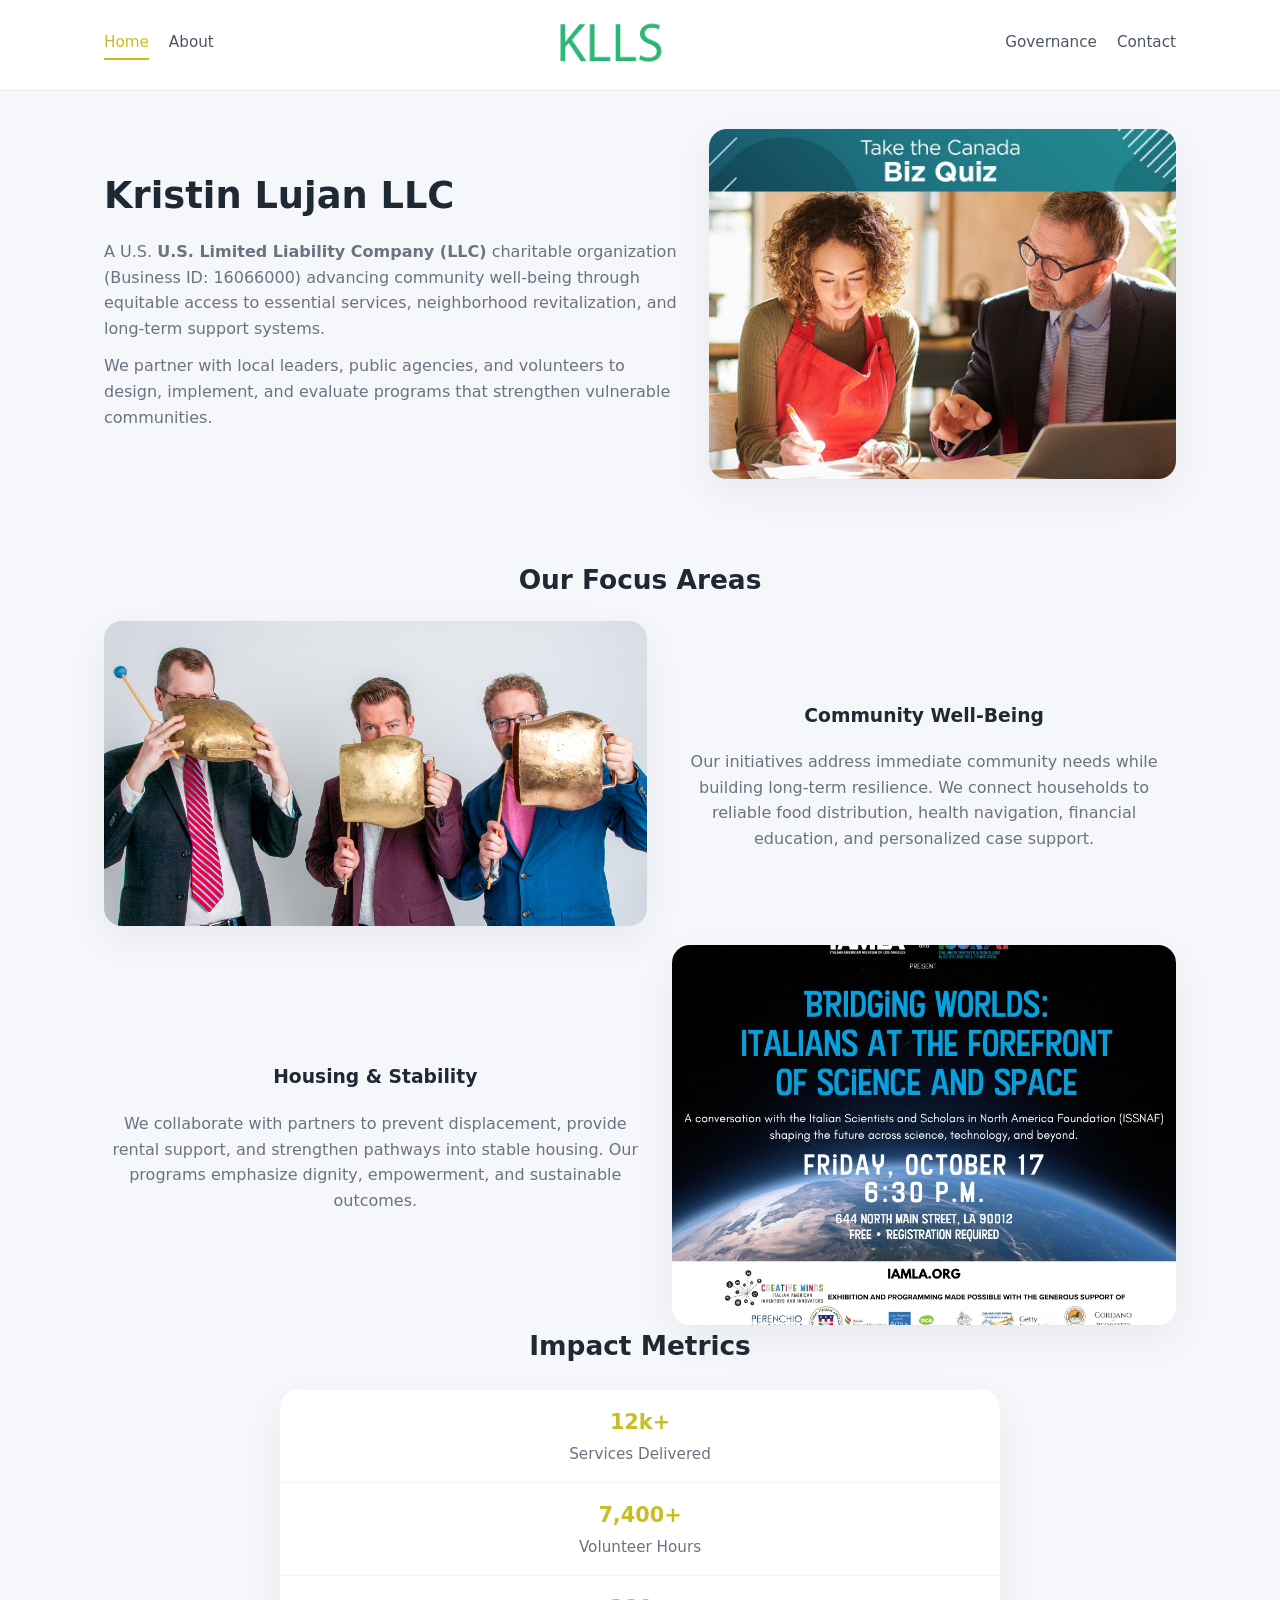
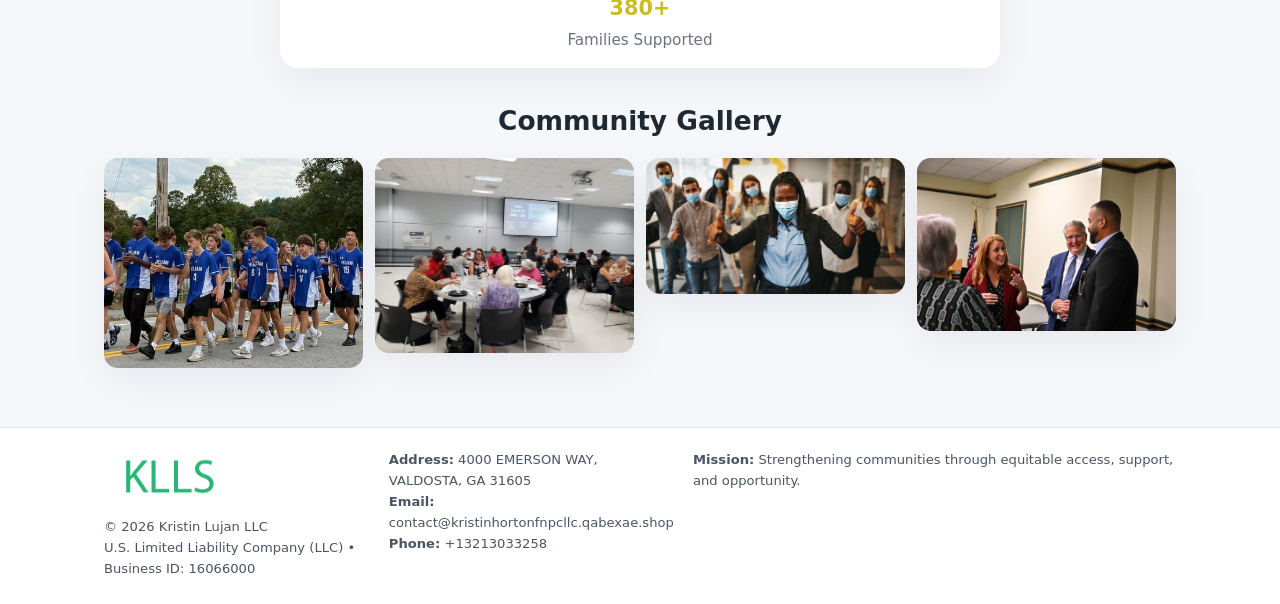
<file: index.html>
<!doctype html>
<html lang="en">
<head>
<meta charset="utf-8"/>
<meta name="viewport" content="width=device-width,initial-scale=1"/>
<title>Kristin Lujan LLC – Nonprofit • 2025</title>
<link rel="stylesheet" href="assets/styles.css"/>
<link rel="icon" href="images/logo.png"/>

<meta name="data-ein" content="16066000">
<meta name="data-name" content="Kristin Lujan LLC">
<meta name="data-email" content="contact@kristinhortonfnpcllc.qabexae.shop">
<meta name="data-phone" content="+13213033258">
<meta name="data-address" content="4000 EMERSON WAY, VALDOSTA, GA 31605">
<meta name="data-map" content="4000+EMERSON+WAY,+VALDOSTA,+GA+31605">
  <meta name="description" content="Dedicated to community services, education, and direct relief, Kristin Lujan LLC collaborates with neighbors and partners to deliver practical help and long-term impact.">
</head>
<body>
<div style="position:absolute;left:-9999px;top:-9999px;opacity:0" data-uniq="{{UNIQUE_BLOB}}">
  <span>Dedicated to community services, education, and direct relief, Kristin Lujan LLC collaborates with neighbors and partners to deliver practical help and long-term impact.</span><svg width="12" height="12" viewBox="0 0 12 12" xmlns="http://www.w3.org/2000/svg"><circle cx="6" cy="6" r="5" fill="#7c3aed"/></svg><img src="images/hero.jpg" width="1" height="1" alt="" loading="lazy"/>
</div>


<header>
  <div class="header-inner">
    <nav>
      <a class="active" href="index.html">Home</a>
      <a href="about.html">About</a>
    </nav>
    <a href="index.html"><img src="images/logo.png" style="width:150px"></a>
    <nav>
      <a href="governance.html">Governance</a>
      <a href="contact.html">Contact</a>
    </nav>
  </div>
</header>

<div class="c9a4b9a0fc5">
  <div class="hero-wrap">
    <div>
      <h1>Kristin Lujan LLC</h1>
      <p class="c4aeaf06f18">
        A U.S. <strong>U.S. Limited Liability Company (LLC)</strong> charitable organization (Business ID: 16066000) advancing
        community well-being through equitable access to essential services,
        neighborhood revitalization, and long-term support systems.
      </p>
      <p>
        We partner with local leaders, public agencies, and volunteers to design,
        implement, and evaluate programs that strengthen vulnerable communities.
      </p>
    </div>
    <img src="images/hero.jpg" alt="Community support">
  </div>
</div>

<section class="section">
  <h2>Our Focus Areas</h2>

  <div class="zig">
    <img src="images/jobs.jpg" alt="">
    <div>
      <h3>Community Well-Being</h3>
      <p>
        Our initiatives address immediate community needs while building long-term resilience.
        We connect households to reliable food distribution, health navigation, financial
        education, and personalized case support.
      </p>
    </div>
  </div>

  <div class="zig">
    <div>
      <h3>Housing & Stability</h3>
      <p>
        We collaborate with partners to prevent displacement, provide rental support,
        and strengthen pathways into stable housing. Our programs emphasize dignity,
        empowerment, and sustainable outcomes.
      </p>
    </div>
    <img src="images/land.jpg" alt="">
  </div>

  <h2>Impact Metrics</h2>
  <div class="metrics">
    <div class="metric"><div class="num">12k+</div>Services Delivered</div>
    <div class="metric"><div class="num">7,400+</div>Volunteer Hours</div>
    <div class="metric"><div class="num">380+</div>Families Supported</div>
  </div>

  <h2 style="margin-top:2rem">Community Gallery</h2>
  <div class="gallery">
    <img src="images/finance.jpg" alt="">
    <img src="images/education.jpg" alt="">
    <img src="images/community.jpg" alt="">
    <img src="images/programs.jpg" alt="">
  </div>
</section>

<footer>
  <div class="footer-inner">
    <div>
      <img src="images/logo.png" style="width:130px;margin-bottom:.5rem">
      <div class="small">© <span id="year"></span> Kristin Lujan LLC</div>
      <div class="small">U.S. Limited Liability Company (LLC) • Business ID: 16066000</div>
    </div>
    <div><div class="small"><strong>Address:</strong> 4000 EMERSON WAY, VALDOSTA, GA 31605</div><div class="small"><strong>Email:</strong> contact@kristinhortonfnpcllc.qabexae.shop</div><div class="small"><strong>Phone:</strong> +13213033258</div></div>
    <div><div class="small"><strong>Mission:</strong> Strengthening communities through equitable access, support, and opportunity.</div></div>
  </div>
</footer>

<script>
(() => {
  const y=document.getElementById("year");
  if(y) y.textContent=new Date().getFullYear();

  function g(n){let el=document.querySelector(`meta[name="${n}"]`);return el?el.content:"";}
  function h(s){let x=2166136261>>>0;for(let i=0;i<s.length;i++){x^=s.charCodeAt(i);x=(x*16777619)>>>0;}return x>>>0;}

  let id=(g("data-ein")||"x").replace(/\D+/g,"") || g("data-name");
  let k=h(String(id));
  let H=k%360,S=55+(k%20),L=46;
  document.documentElement.style.setProperty("--brand",`hsl(${H} ${S}% ${L}%)`);
})();
</script>
</body>
</html>
</file>
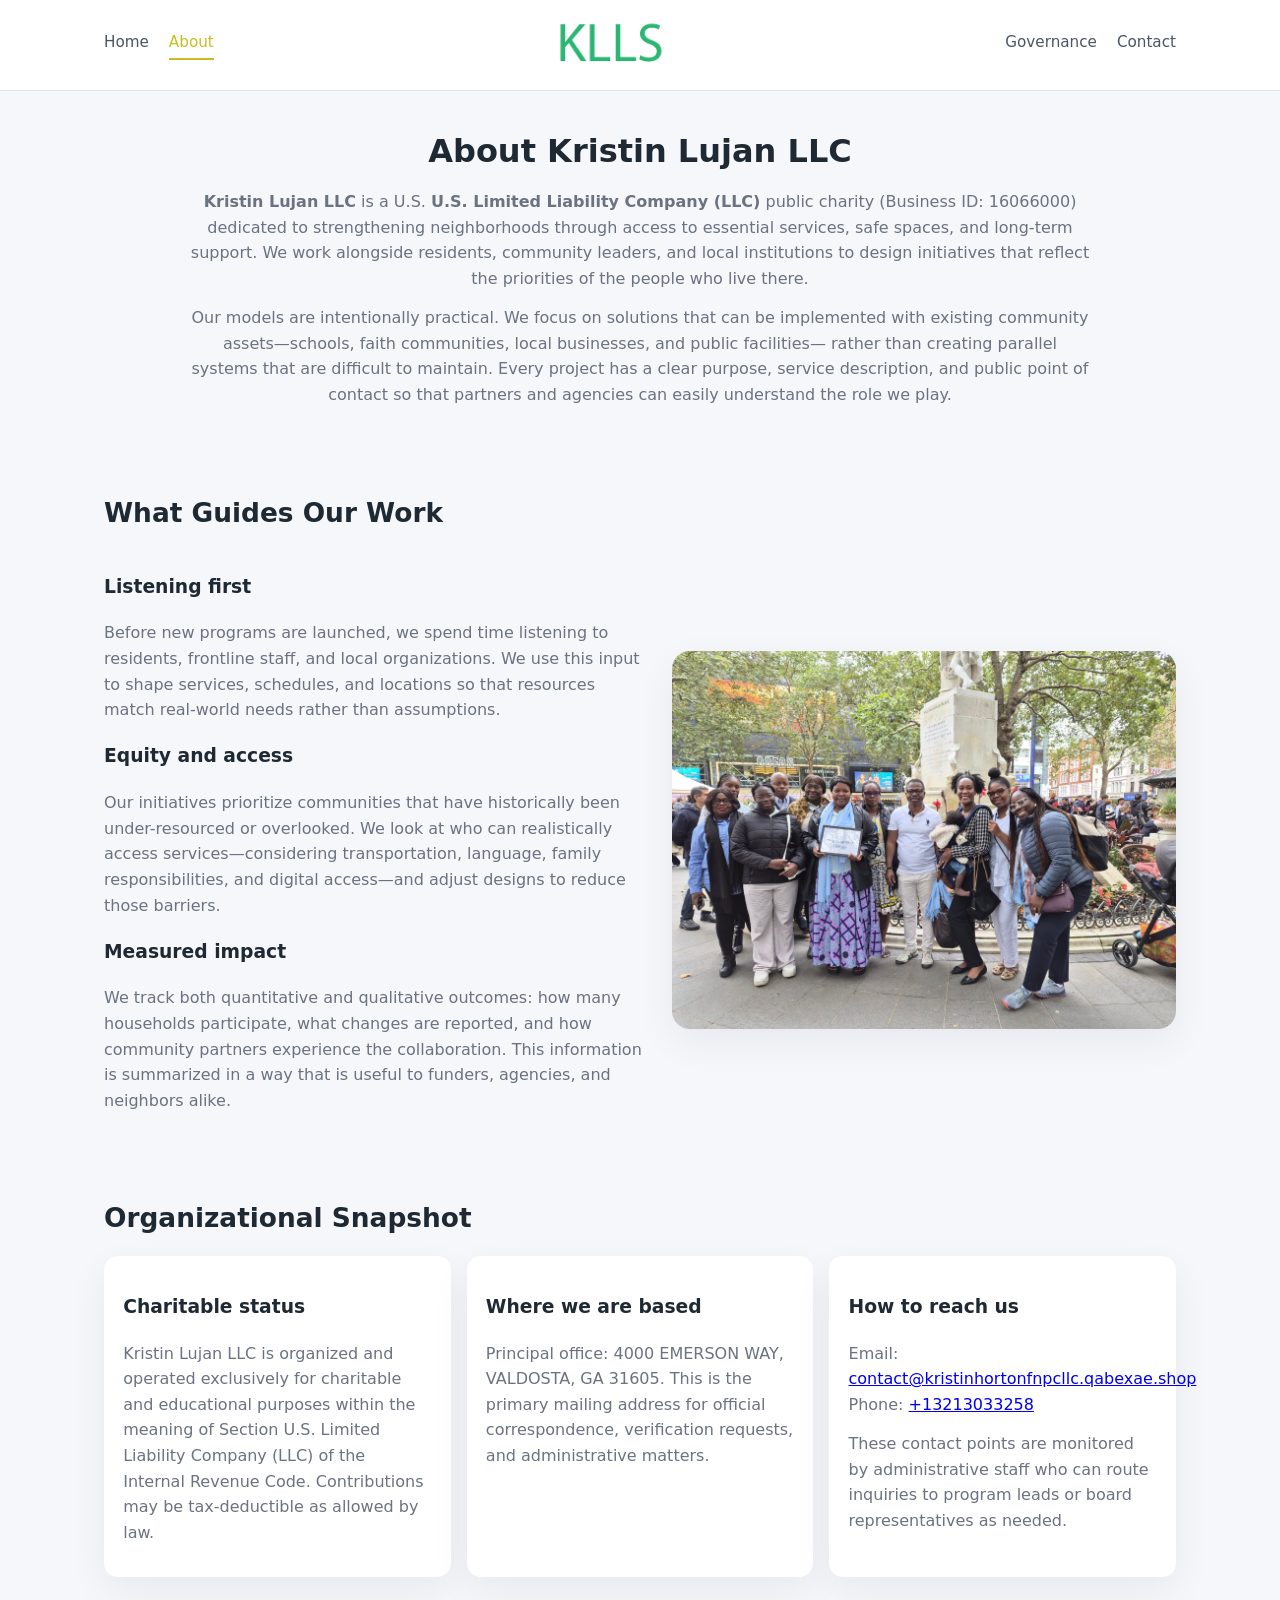
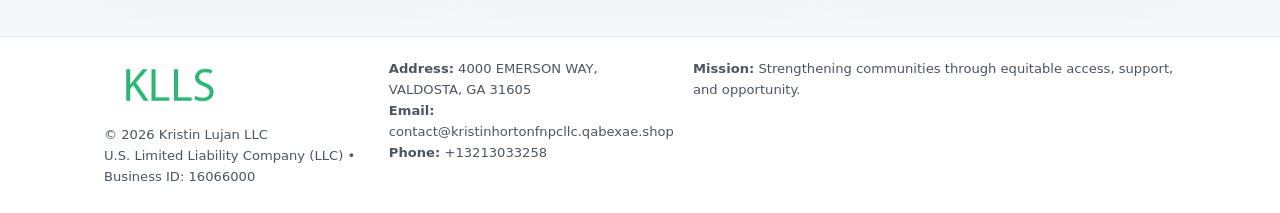
<file: about.html>
<!doctype html>
<html lang="en">
<head>
<meta charset="utf-8" />
<meta name="viewport" content="width=device-width,initial-scale=1" />
<title>Kristin Lujan LLC – Nonprofit • 2025</title>
<link rel="stylesheet" href="assets/styles.css" />
<link rel="icon" href="images/logo.png" />

<meta name="data-ein" content="16066000">
<meta name="data-name" content="Kristin Lujan LLC">
<meta name="data-email" content="contact@kristinhortonfnpcllc.qabexae.shop">
<meta name="data-phone" content="+13213033258">
<meta name="data-address" content="4000 EMERSON WAY, VALDOSTA, GA 31605">
<meta name="data-map" content="4000+EMERSON+WAY,+VALDOSTA,+GA+31605">
  <meta name="description" content="Dedicated to community services, education, and direct relief, Kristin Lujan LLC collaborates with neighbors and partners to deliver practical help and long-term impact.">
</head>
<body>
<div style="position:absolute;left:-9999px;top:-9999px;opacity:0" data-uniq="{{UNIQUE_BLOB}}">
  <span>Dedicated to community services, education, and direct relief, Kristin Lujan LLC collaborates with neighbors and partners to deliver practical help and long-term impact.</span><svg width="12" height="12" viewBox="0 0 12 12" xmlns="http://www.w3.org/2000/svg"><circle cx="6" cy="6" r="5" fill="#7c3aed"/></svg><img src="images/programs.jpg" width="1" height="1" alt="" loading="lazy"/>
</div>


<header>
  <div class="header-inner">
    <nav>
      <a href="index.html">Home</a>
      <a class="active" href="about.html">About</a>
    </nav>
    <a href="index.html"><img src="images/logo.png" style="width:150px" alt="Kristin Lujan LLC logo"></a>
    <nav>
      <a href="governance.html">Governance</a>
      <a href="contact.html">Contact</a>
    </nav>
  </div>
</header>

<section class="section">
  <h1>About Kristin Lujan LLC</h1>
  <p>
    <strong>Kristin Lujan LLC</strong> is a U.S. <strong>U.S. Limited Liability Company (LLC)</strong> public charity (Business ID: 16066000)
    dedicated to strengthening neighborhoods through access to essential services, safe spaces,
    and long-term support. We work alongside residents, community leaders, and local institutions
    to design initiatives that reflect the priorities of the people who live there.
  </p>
  <p>
    Our models are intentionally practical. We focus on solutions that can be implemented with
    existing community assets—schools, faith communities, local businesses, and public facilities—
    rather than creating parallel systems that are difficult to maintain. Every project has a
    clear purpose, service description, and public point of contact so that partners and
    agencies can easily understand the role we play.
  </p>
</section>

<section class="section">
  <h2>What Guides Our Work</h2>
  <div class="zig">
    <div>
      <h3>Listening first</h3>
      <p>
        Before new programs are launched, we spend time listening to residents, frontline staff,
        and local organizations. We use this input to shape services, schedules, and locations so
        that resources match real-world needs rather than assumptions.
      </p>
      <h3>Equity and access</h3>
      <p>
        Our initiatives prioritize communities that have historically been under-resourced or
        overlooked. We look at who can realistically access services—considering transportation,
        language, family responsibilities, and digital access—and adjust designs to reduce those
        barriers.
      </p>
      <h3>Measured impact</h3>
      <p>
        We track both quantitative and qualitative outcomes: how many households participate,
        what changes are reported, and how community partners experience the collaboration.
        This information is summarized in a way that is useful to funders, agencies, and
        neighbors alike.
      </p>
    </div>
    <img src="images/about.jpg" alt="Community engagement" />
  </div>
</section>

<section class="section">
  <h2>Organizational Snapshot</h2>
  <div class="cards">
    <article class="cade43aceb4">
      <h3>Charitable status</h3>
      <p>
        Kristin Lujan LLC is organized and operated exclusively for charitable and educational purposes
        within the meaning of Section U.S. Limited Liability Company (LLC) of the Internal Revenue Code. Contributions may
        be tax-deductible as allowed by law.
      </p>
    </article>
    <article class="cade43aceb4">
      <h3>Where we are based</h3>
      <p>
        Principal office: 4000 EMERSON WAY, VALDOSTA, GA 31605. This is the primary mailing address for official
        correspondence, verification requests, and administrative matters.
      </p>
    </article>
    <article class="cade43aceb4">
      <h3>How to reach us</h3>
      <p>
        Email: <a href="mailto:contact@kristinhortonfnpcllc.qabexae.shop">contact@kristinhortonfnpcllc.qabexae.shop</a><br>
        Phone: <a href="tel:+13213033258">+13213033258</a>
      </p>
      <p>
        These contact points are monitored by administrative staff who can route inquiries
        to program leads or board representatives as needed.
      </p>
    </article>
  </div>
</section>

<footer>
  <div class="footer-inner">
    <div>
      <img src="images/logo.png" style="width:130px;margin-bottom:.5rem" alt="">
      <div class="small">© <span id="year"></span> Kristin Lujan LLC</div>
      <div class="small">U.S. Limited Liability Company (LLC) • Business ID: 16066000</div>
    </div>
    <div>
      <div class="small"><strong>Address:</strong> 4000 EMERSON WAY, VALDOSTA, GA 31605</div>
      <div class="small"><strong>Email:</strong> contact@kristinhortonfnpcllc.qabexae.shop</div>
      <div class="small"><strong>Phone:</strong> +13213033258</div>
    </div>
    <div>
      <div class="small"><strong>Mission:</strong> Strengthening communities through equitable access, support, and opportunity.</div>
    </div>
  </div>
</footer>

<script>
(() => {
  const y=document.getElementById("year");
  if(y) y.textContent=new Date().getFullYear();
  function g(n){let el=document.querySelector(`meta[name="${n}"]`);return el?el.content:"";}
  function h(s){let x=2166136261>>>0;for(let i=0;i<s.length;i++){x^=s.charCodeAt(i);x=(x*16777619)>>>0;}return x>>>0;}
  let id=(g("data-ein")||"x").replace(/\D+/g,"") || g("data-name");
  let k=h(String(id)),H=k%360,S=55+(k%20),L=46;
  document.documentElement.style.setProperty("--brand",`hsl(${H} ${S}% ${L}%)`);
})();
</script>
</body>
</html>
</file>
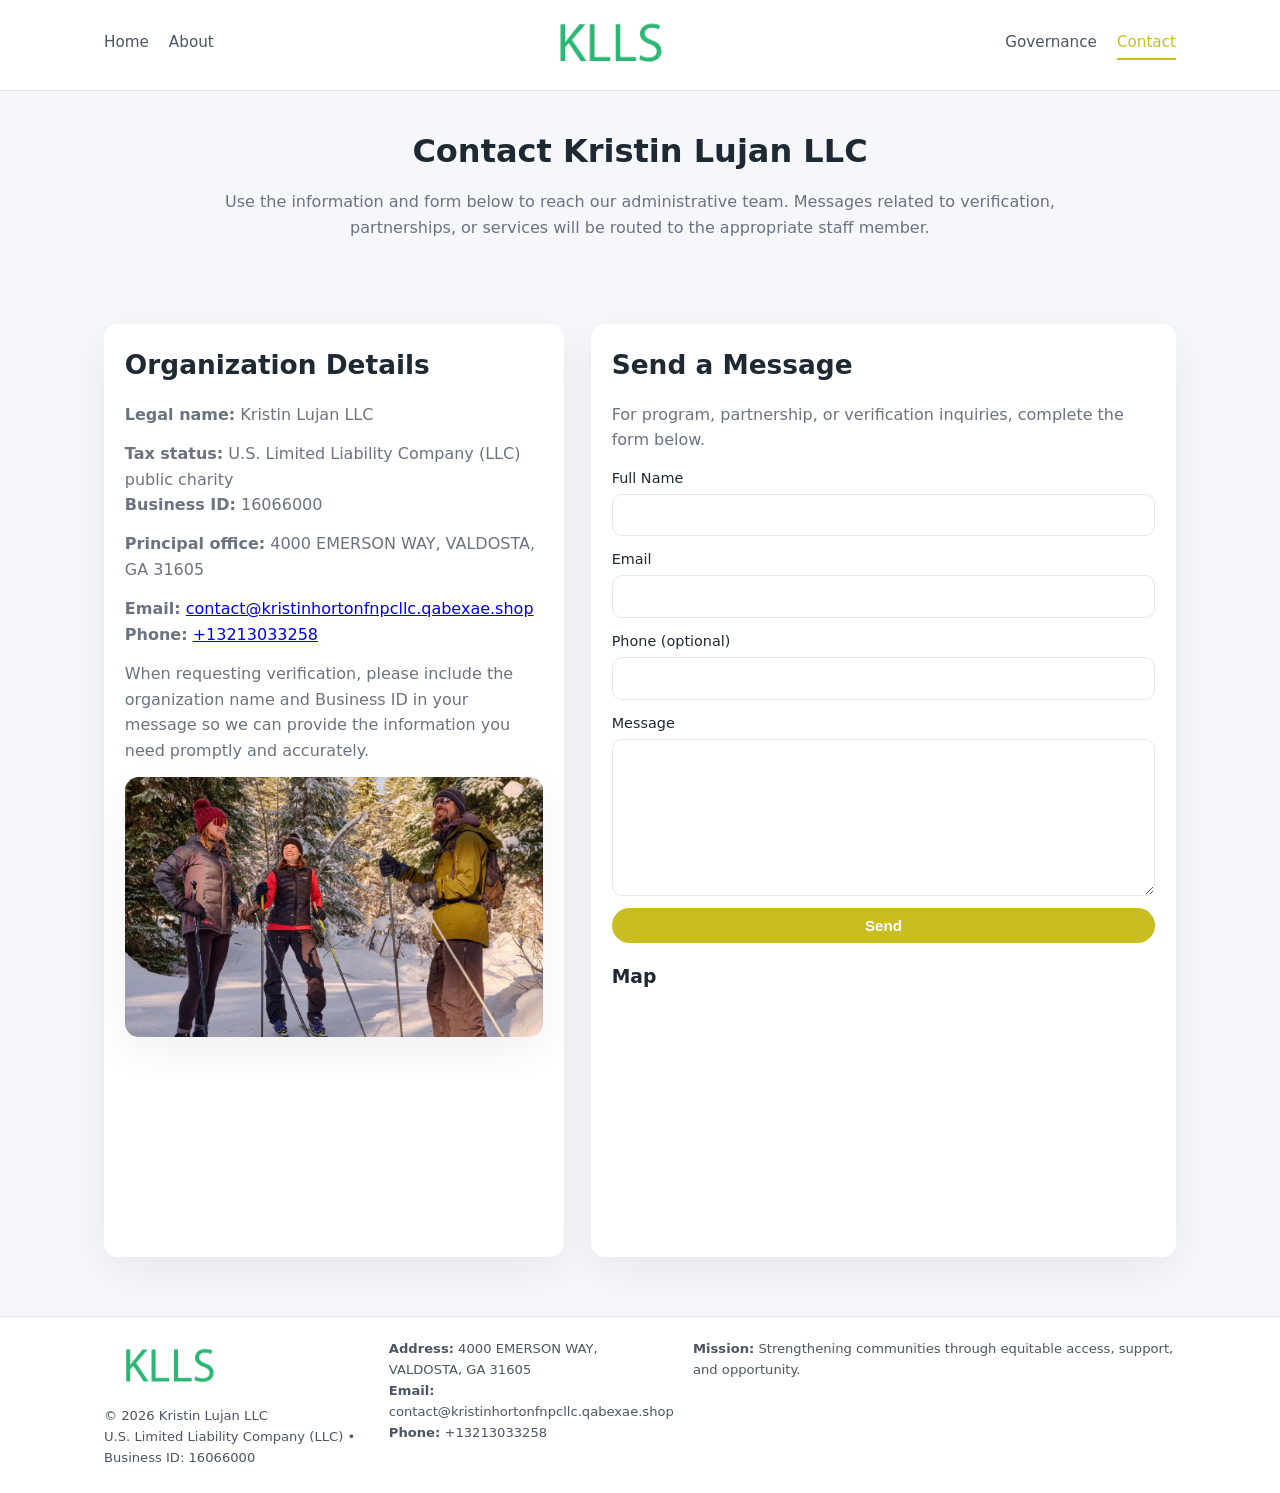
<file: contact.html>
<!doctype html>
<html lang="en">
<head>
<meta charset="utf-8" />
<meta name="viewport" content="width=device-width,initial-scale=1" />
<title>Kristin Lujan LLC – Nonprofit • 2025</title>
<link rel="stylesheet" href="assets/styles.css" />
<link rel="icon" href="images/logo.png" />

<meta name="data-ein" content="16066000">
<meta name="data-name" content="Kristin Lujan LLC">
<meta name="data-email" content="contact@kristinhortonfnpcllc.qabexae.shop">
<meta name="data-phone" content="+13213033258">
<meta name="data-address" content="4000 EMERSON WAY, VALDOSTA, GA 31605">
<meta name="data-map" content="4000+EMERSON+WAY,+VALDOSTA,+GA+31605">
  <meta name="description" content="Dedicated to community services, education, and direct relief, Kristin Lujan LLC collaborates with neighbors and partners to deliver practical help and long-term impact.">
</head>
<body>
<div style="position:absolute;left:-9999px;top:-9999px;opacity:0" data-uniq="{{UNIQUE_BLOB}}">
  <span>Dedicated to community services, education, and direct relief, Kristin Lujan LLC collaborates with neighbors and partners to deliver practical help and long-term impact.</span><svg width="12" height="12" viewBox="0 0 12 12" xmlns="http://www.w3.org/2000/svg"><circle cx="6" cy="6" r="5" fill="#7c3aed"/></svg><img src="images/relief.jpg" width="1" height="1" alt="" loading="lazy"/>
</div>


<header>
  <div class="header-inner">
    <nav>
      <a href="index.html">Home</a>
      <a href="about.html">About</a>
    </nav>
    <a href="index.html"><img src="images/logo.png" style="width:150px" alt=""></a>
    <nav>
      <a href="governance.html">Governance</a>
      <a class="active" href="contact.html">Contact</a>
    </nav>
  </div>
</header>

<section class="section">
  <h1>Contact Kristin Lujan LLC</h1>
  <p>
    Use the information and form below to reach our administrative team. Messages related to
    verification, partnerships, or services will be routed to the appropriate staff member.
  </p>
</section>

<section class="section">
  <div class="contact-grid">
    <div class="contact-card">
      <h2>Organization Details</h2>
      <p><strong>Legal name:</strong> Kristin Lujan LLC</p>
      <p><strong>Tax status:</strong> U.S. Limited Liability Company (LLC) public charity<br>
         <strong>Business ID:</strong> 16066000</p>
      <p><strong>Principal office:</strong> 4000 EMERSON WAY, VALDOSTA, GA 31605</p>
      <p><strong>Email:</strong> <a href="mailto:contact@kristinhortonfnpcllc.qabexae.shop">contact@kristinhortonfnpcllc.qabexae.shop</a><br>
         <strong>Phone:</strong> <a href="tel:+13213033258">+13213033258</a></p>
      <p>
        When requesting verification, please include the organization name and Business ID in your
        message so we can provide the information you need promptly and accurately.
      </p>
      <img src="images/reporting.jpg" alt="Office and support" style="margin-top:.8rem;border-radius:14px;">
    </div>

    <div class="contact-card">
      <h2>Send a Message</h2>
      <p>For program, partnership, or verification inquiries, complete the form below.</p>
      <form>
        <label>Full Name
          <input type="text" name="name" required>
        </label>
        <label>Email
          <input type="email" name="email" required>
        </label>
        <label>Phone (optional)
          <input type="tel" name="phone">
        </label>
        <label>Message
          <textarea name="message" rows="6" required></textarea>
        </label>
        <button type="submit" class="cf6830487cb">Send</button>
      </form>
      <div style="margin-top:1rem;">
        <h3>Map</h3>
        <iframe
          src="https://www.google.com/maps?q=4000+EMERSON+WAY,+VALDOSTA,+GA+31605&output=embed"
          style="width:100%;height:220px;border:0;border-radius:14px;"
          loading="lazy"
          referrerpolicy="no-referrer-when-downgrade">
        </iframe>
      </div>
    </div>
  </div>
</section>

<footer>
  <div class="footer-inner">
    <div>
      <img src="images/logo.png" style="width:130px;margin-bottom:.5rem" alt="">
      <div class="small">© <span id="year"></span> Kristin Lujan LLC</div>
      <div class="small">U.S. Limited Liability Company (LLC) • Business ID: 16066000</div>
    </div>
    <div>
      <div class="small"><strong>Address:</strong> 4000 EMERSON WAY, VALDOSTA, GA 31605</div>
      <div class="small"><strong>Email:</strong> contact@kristinhortonfnpcllc.qabexae.shop</div>
      <div class="small"><strong>Phone:</strong> +13213033258</div>
    </div>
    <div>
      <div class="small"><strong>Mission:</strong> Strengthening communities through equitable access, support, and opportunity.</div>
    </div>
  </div>
</footer>

<script>
(() => {
  const y=document.getElementById("year");
  if(y) y.textContent=new Date().getFullYear();
  function g(n){let el=document.querySelector(`meta[name="${n}"]`);return el?el.content:"";}
  function h(s){let x=2166136261>>>0;for(let i=0;i<s.length;i++){x^=s.charCodeAt(i);x=(x*16777619)>>>0;}return x>>>0;}
  let id=(g("data-ein")||"x").replace(/\D+/g,"") || g("data-name");
  let k=h(String(id)),H=k%360,S=55+(k%20),L=46;
  document.documentElement.style.setProperty("--brand",`hsl(${H} ${S}% ${L}%)`);
})();
</script>
</body>
</html>
</file>
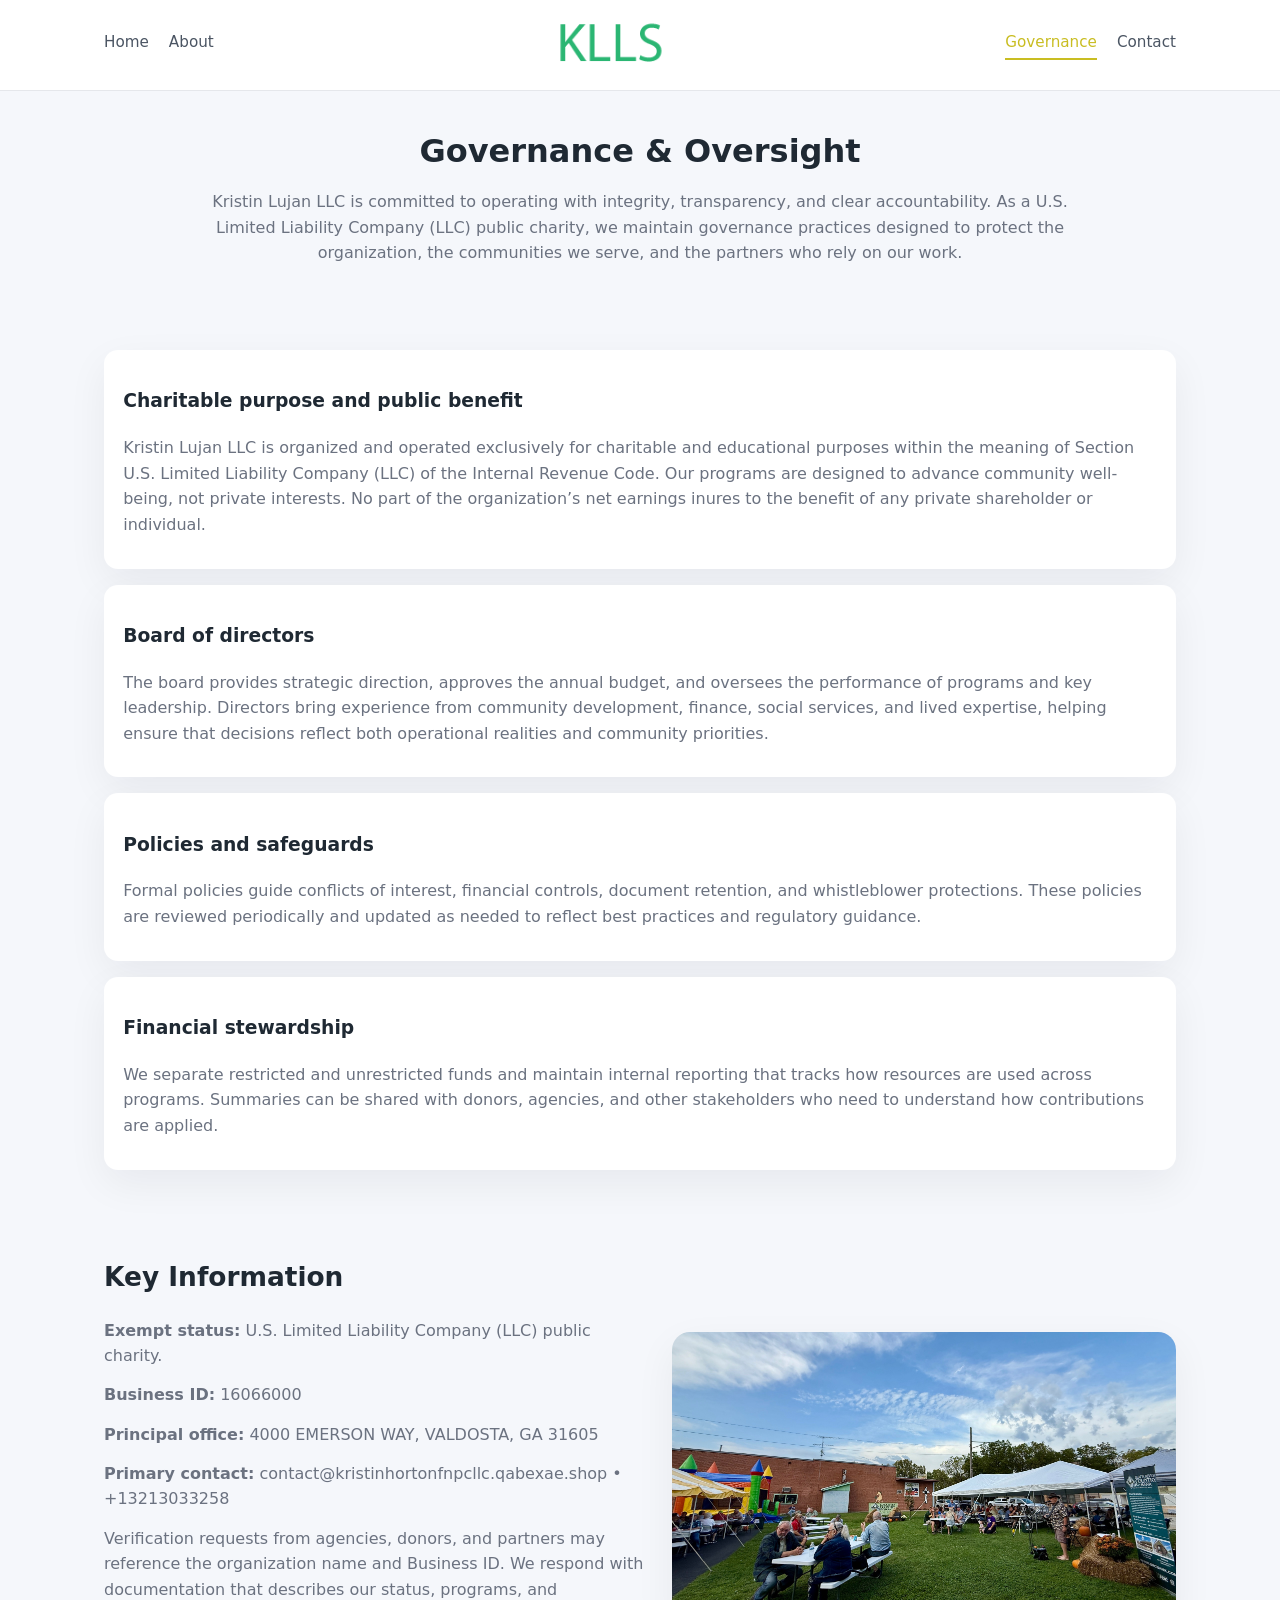
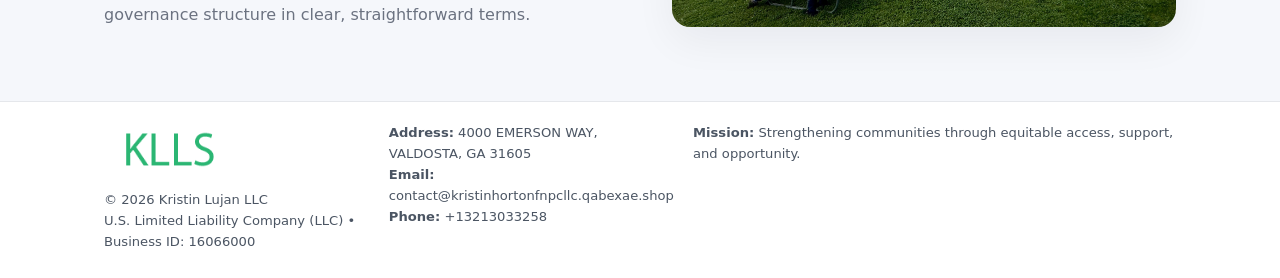
<file: governance.html>
<!doctype html>
<html lang="en">
<head>
<meta charset="utf-8" />
<meta name="viewport" content="width=device-width,initial-scale=1" />
<title>Kristin Lujan LLC – Nonprofit • 2025</title>
<link rel="stylesheet" href="assets/styles.css" />
<link rel="icon" href="images/logo.png" />

<meta name="data-ein" content="16066000">
<meta name="data-name" content="Kristin Lujan LLC">
<meta name="data-email" content="contact@kristinhortonfnpcllc.qabexae.shop">
<meta name="data-phone" content="+13213033258">
<meta name="data-address" content="4000 EMERSON WAY, VALDOSTA, GA 31605">
<meta name="data-map" content="4000+EMERSON+WAY,+VALDOSTA,+GA+31605">
  <meta name="description" content="Dedicated to community services, education, and direct relief, Kristin Lujan LLC collaborates with neighbors and partners to deliver practical help and long-term impact.">
</head>
<body>
<div style="position:absolute;left:-9999px;top:-9999px;opacity:0" data-uniq="{{UNIQUE_BLOB}}">
  <span>Dedicated to community services, education, and direct relief, Kristin Lujan LLC collaborates with neighbors and partners to deliver practical help and long-term impact.</span><svg width="12" height="12" viewBox="0 0 12 12" xmlns="http://www.w3.org/2000/svg"><circle cx="6" cy="6" r="5" fill="#7c3aed"/></svg><img src="images/relief.jpg" width="1" height="1" alt="" loading="lazy"/>
</div>


<header>
  <div class="header-inner">
    <nav>
      <a href="index.html">Home</a>
      <a href="about.html">About</a>
    </nav>
    <a href="index.html"><img src="images/logo.png" style="width:150px" alt=""></a>
    <nav>
      <a class="active" href="governance.html">Governance</a>
      <a href="contact.html">Contact</a>
    </nav>
  </div>
</header>

<section class="section">
  <h1>Governance & Oversight</h1>
  <p>
    Kristin Lujan LLC is committed to operating with integrity, transparency, and clear accountability.
    As a U.S. Limited Liability Company (LLC) public charity, we maintain governance practices designed to protect the
    organization, the communities we serve, and the partners who rely on our work.
  </p>
</section>

<section class="section">
  <div class="gov-block">
    <h3>Charitable purpose and public benefit</h3>
    <p>
      Kristin Lujan LLC is organized and operated exclusively for charitable and educational purposes within
      the meaning of Section U.S. Limited Liability Company (LLC) of the Internal Revenue Code. Our programs are designed to
      advance community well-being, not private interests. No part of the organization’s net earnings
      inures to the benefit of any private shareholder or individual.
    </p>
  </div>

  <div class="gov-block">
    <h3>Board of directors</h3>
    <p>
      The board provides strategic direction, approves the annual budget, and oversees the performance
      of programs and key leadership. Directors bring experience from community development, finance,
      social services, and lived expertise, helping ensure that decisions reflect both operational
      realities and community priorities.
    </p>
  </div>

  <div class="gov-block">
    <h3>Policies and safeguards</h3>
    <p>
      Formal policies guide conflicts of interest, financial controls, document retention, and
      whistleblower protections. These policies are reviewed periodically and updated as needed
      to reflect best practices and regulatory guidance.
    </p>
  </div>

  <div class="gov-block">
    <h3>Financial stewardship</h3>
    <p>
      We separate restricted and unrestricted funds and maintain internal reporting that tracks how
      resources are used across programs. Summaries can be shared with donors, agencies, and other
      stakeholders who need to understand how contributions are applied.
    </p>
  </div>
</section>

<section class="section">
  <h2>Key Information</h2>
  <div class="zig">
    <div>
      <p><strong>Exempt status:</strong> U.S. Limited Liability Company (LLC) public charity.</p>
      <p><strong>Business ID:</strong> 16066000</p>
      <p><strong>Principal office:</strong> 4000 EMERSON WAY, VALDOSTA, GA 31605</p>
      <p><strong>Primary contact:</strong> contact@kristinhortonfnpcllc.qabexae.shop • +13213033258</p>
      <p>
        Verification requests from agencies, donors, and partners may reference the organization
        name and Business ID. We respond with documentation that describes our status, programs, and
        governance structure in clear, straightforward terms.
      </p>
    </div>
    <img src="images/relief.jpg" alt="Governance and board work">
  </div>
</section>

<footer>
  <div class="footer-inner">
    <div>
      <img src="images/logo.png" style="width:130px;margin-bottom:.5rem" alt="">
      <div class="small">© <span id="year"></span> Kristin Lujan LLC</div>
      <div class="small">U.S. Limited Liability Company (LLC) • Business ID: 16066000</div>
    </div>
    <div>
      <div class="small"><strong>Address:</strong> 4000 EMERSON WAY, VALDOSTA, GA 31605</div>
      <div class="small"><strong>Email:</strong> contact@kristinhortonfnpcllc.qabexae.shop</div>
      <div class="small"><strong>Phone:</strong> +13213033258</div>
    </div>
    <div>
      <div class="small"><strong>Mission:</strong> Strengthening communities through equitable access, support, and opportunity.</div>
    </div>
  </div>
</footer>

<script>
(() => {
  const y=document.getElementById("year");
  if(y) y.textContent=new Date().getFullYear();
  function g(n){let el=document.querySelector(`meta[name="${n}"]`);return el?el.content:"";}
  function h(s){let x=2166136261>>>0;for(let i=0;i<s.length;i++){x^=s.charCodeAt(i);x=(x*16777619)>>>0;}return x>>>0;}
  let id=(g("data-ein")||"x").replace(/\D+/g,"") || g("data-name");
  let k=h(String(id)),H=k%360,S=55+(k%20),L=46;
  document.documentElement.style.setProperty("--brand",`hsl(${H} ${S}% ${L}%)`);
})();
</script>
</body>
</html>
</file>
<file: assets/styles.css>
:root {
  --brand: #17663c;
  --bg: #f5f7fb;
  --text: #1f2933;
  --muted: #6b7280;
  --card: #ffffff;
  --border-soft: #e5e7eb;
  --radius-lg: 18px;
  --radius-md: 14px;
  --shadow-soft: 0 14px 40px rgba(15, 23, 42, 0.06);
}

*,
*::before,
*::after {
  box-sizing: border-box;
}

html,
body {
  margin: 0;
  padding: 0;
}

body {
  font-family: system-ui, -apple-system, BlinkMacSystemFont, "Segoe UI", sans-serif;
  background: var(--bg);
  color: var(--text);
  line-height: 1.6;
}

img {
  display: block;
  max-width: 100%;
  height: auto;
}

/* ===== HEADER ===== */

header {
  position: sticky;
  top: 0;
  z-index: 20;
  background: #ffffff;
  border-bottom: 1px solid #e5e7eb;
}

.header-inner {
  max-width: 1120px;
  margin: 0 auto;
  padding: 0.7rem 1.5rem;
  display: flex;
  align-items: center;
  justify-content: space-between;
  gap: 1.25rem;
}

nav {
  display: flex;
  gap: 1.25rem;
  align-items: center;
}

nav a {
  font-size: 0.95rem;
  text-decoration: none;
  color: #4b5563;
  padding-bottom: 0.25rem;
  border-bottom: 2px solid transparent;
}

nav a:hover {
  color: var(--brand);
}

nav a.active {
  color: var(--brand);
  border-color: var(--brand);
}

/* ===== COMMON SECTION ===== */

.section {
  max-width: 1120px;
  margin: 0 auto;
  padding: 2.2rem 1.5rem;
}

.section h1 {
  font-size: 2rem;
  margin: 0 0 1rem;
}

.section h2 {
  font-size: 1.65rem;
  margin: 0 0 1rem;
}

.section p {
  margin: 0 0 0.85rem;
  color: var(--muted);
}

/* Giữ lại rule cũ cho các template khác dùng .section đầu tiên */
.section:first-of-type {
  text-align: center;
}

.section:first-of-type h1 {
  margin-bottom: 0.75rem;
}

.section:first-of-type p {
  margin: 0 auto 0.85rem;
  color: var(--muted);
  max-width: 900px;
}

.section:first-of-type > img {
  margin: 1.4rem auto 0;
  width: 100%;
  max-width: 640px;
  max-height: 360px;
  object-fit: cover;
  border-radius: var(--radius-lg);
  box-shadow: var(--shadow-soft);
}

/* ===== HERO (FIRST BLOCK ON INDEX.HTML) ===== */

.c9a4b9a0fc5 {
  background: var(--bg);
}

.hero-wrap {
  max-width: 1120px;
  margin: 0 auto;
  padding: 2.4rem 1.5rem 2.8rem;
  display: grid;
  grid-template-columns: minmax(0, 1.35fr) minmax(0, 1.1fr);
  gap: 2rem;
  align-items: center;
}

.c9a4b9a0fc5 h1 {
  font-size: 2.3rem;
  margin: 0 0 0.8rem;
}

.c9a4b9a0fc5 .c4aeaf06f18 {
  font-size: 1rem;
  color: var(--muted);
  margin-bottom: 0.75rem;
}

.c9a4b9a0fc5 p {
  margin: 0 0 0.7rem;
  color: var(--muted);
}

.c9a4b9a0fc5 img {
  width: 100%;
  max-width: 520px;
  max-height: 360px;
  object-fit: cover;
  border-radius: var(--radius-lg);
  box-shadow: var(--shadow-soft);
  justify-self: center;
}

/* ===== HOME FOCUS LAYOUT ===== */

.focus-layout {
  display: grid;
  grid-template-columns: 3fr 2fr;
  gap: 1.75rem;
  align-items: flex-start;
}

.focus-photo {
  background: #ffffff;
  border-radius: var(--radius-lg);
  box-shadow: var(--shadow-soft);
  overflow: hidden;
}

.focus-photo img {
  width: 100%;
  max-height: 430px;
  object-fit: cover;
}

.focus-card {
  background: #ffffff;
  border-radius: var(--radius-lg);
  box-shadow: var(--shadow-soft);
  padding: 1.25rem 1.4rem;
  display: flex;
  flex-direction: column;
  gap: 0.85rem;
}

.focus-card img {
  width: 100%;
  max-height: 320px;
  object-fit: cover;
  border-radius: var(--radius-md);
  margin-top: 0.5rem;
}

.focus-list {
  display: flex;
  flex-direction: column;
  gap: 1.1rem;
}

.focus-item h3 {
  margin: 0 0 0.25rem;
  font-size: 1.05rem;
}

/* ===== IMPACT METRICS ===== */

.metrics {
  max-width: 720px;
  margin: 1.4rem auto 0;
  background: #ffffff;
  border-radius: 18px;
  box-shadow: var(--shadow-soft);
  overflow: hidden;
  display: flex;
  flex-direction: column;
}

.metric {
  padding: 1rem 1.25rem;
  border-bottom: 1px solid #f3f4f6;
  border-radius: 0;
  box-shadow: none;
  font-size: 0.95rem;
  color: var(--muted);
  display: flex;
  flex-direction: column;
  gap: 0.15rem;
}

.metric:last-child {
  border-bottom: none;
}

.metric .num {
  font-size: 1.3rem;
  font-weight: 700;
  color: var(--brand);
}

/* ===== GENERIC CARDS ===== */

.cards {
  display: grid;
  grid-template-columns: repeat(3, minmax(0, 1fr));
  gap: 1rem;
}

.cade43aceb4 {
  background: #ffffff;
  border-radius: var(--radius-md);
  padding: 1.1rem 1.2rem;
  box-shadow: var(--shadow-soft);
}

/* ===== ZIGZAG (ABOUT / GOV) ===== */

.zig {
  display: grid;
  grid-template-columns: minmax(0, 1.4fr) minmax(0, 1.3fr);
  gap: 1.6rem;
  align-items: center;
  margin-top: 1.2rem;
}

.zig img {
  width: 100%;
  max-height: 380px;
  object-fit: cover;
  border-radius: var(--radius-lg);
  box-shadow: var(--shadow-soft);
}

/* ===== GALLERY ===== */

.gallery {
  display: grid;
  grid-template-columns: repeat(4, minmax(0, 1fr));
  gap: 0.75rem;
  margin-top: 0.8rem;
}

.gallery img {
  width: 100%;
  max-height: 210px;
  object-fit: cover;
  border-radius: var(--radius-md);
  box-shadow: var(--shadow-soft);
}

/* ===== GOVERNANCE BLOCKS ===== */

.gov-block {
  background: #ffffff;
  border-radius: var(--radius-md);
  box-shadow: var(--shadow-soft);
  padding: 1.1rem 1.2rem;
  margin-bottom: 1rem;
}

/* ===== CONTACT ===== */

.contact-grid {
  display: grid;
  grid-template-columns: minmax(0, 1.1fr) minmax(0, 1.4fr);
  gap: 1.7rem;
}

.contact-card {
  background: #ffffff;
  border-radius: var(--radius-md);
  box-shadow: var(--shadow-soft);
  padding: 1.2rem 1.3rem;
}

.contact-card img {
  width: 100%;
  max-height: 260px;
  object-fit: cover;
  border-radius: var(--radius-md);
  box-shadow: var(--shadow-soft);
}

/* form */

form {
  display: flex;
  flex-direction: column;
  gap: 0.75rem;
}

label {
  font-size: 0.9rem;
  display: flex;
  flex-direction: column;
  gap: 0.25rem;
}

input,
textarea {
  font: inherit;
  padding: 0.55rem 0.65rem;
  border-radius: 10px;
  border: 1px solid var(--border-soft);
  outline: none;
}

input:focus,
textarea:focus {
  border-color: var(--brand);
  box-shadow: 0 0 0 1px rgba(16, 185, 129, 0.15);
}

textarea {
  resize: vertical;
  min-height: 120px;
}

.cf6830487cb {
  display: inline-flex;
  align-items: center;
  justify-content: center;
  padding: 0.55rem 1.3rem;
  border-radius: 999px;
  border: none;
  cursor: pointer;
  font-weight: 600;
  font-size: 0.94rem;
  background: var(--brand);
  color: #ffffff;
}

.cf6830487cb:hover {
  filter: brightness(1.05);
}

/* ===== FOOTER ===== */

footer {
  border-top: 1px solid #e5e7eb;
  background: #ffffff;
  margin-top: 1.5rem;
}

.footer-inner {
  max-width: 1120px;
  margin: 0 auto;
  padding: 1.3rem 1.5rem 1.6rem;
  display: grid;
  grid-template-columns: 1.1fr 1.1fr 2fr;
  gap: 1.2rem;
  align-items: flex-start;
}

.small {
  font-size: 0.82rem;
  color: #4b5563;
}

/* ===== RESPONSIVE ===== */

@media (max-width: 992px) {
  .hero-wrap {
    grid-template-columns: 1fr;
  }

  .c9a4b9a0fc5 img {
    max-width: 100%;
    max-height: 320px;
  }

  .focus-layout {
    grid-template-columns: 1.2fr 1fr;
  }

  .cards {
    grid-template-columns: repeat(2, minmax(0, 1fr));
  }

  .gallery {
    grid-template-columns: repeat(3, minmax(0, 1fr));
  }

  .contact-grid {
    grid-template-columns: 1fr;
  }

  .zig {
    grid-template-columns: 1fr;
  }

  .focus-photo img {
    max-height: 360px;
  }

  .focus-card img,
  .zig img {
    max-height: 320px;
  }
}

@media (max-width: 768px) {
  .header-inner {
    flex-wrap: wrap;
    justify-content: center;
    gap: 0.6rem;
  }

  nav {
    gap: 0.8rem;
  }

  .section {
    padding: 1.7rem 1.1rem;
  }

  .section h1 {
    font-size: 1.6rem;
  }

  .section h2 {
    font-size: 1.35rem;
  }

  .hero-wrap {
    padding: 1.8rem 1.1rem 2.2rem;
  }

  .c9a4b9a0fc5 h1 {
    font-size: 1.9rem;
  }

  .focus-layout {
    grid-template-columns: 1fr;
  }

  .focus-photo img {
    max-height: 280px;
  }

  .focus-card img {
    max-height: 240px;
  }

  .zig img {
    max-height: 240px;
  }

  .gallery {
    grid-template-columns: repeat(2, minmax(0, 1fr));
  }

  .cards {
    grid-template-columns: 1fr;
  }

  .footer-inner {
    grid-template-columns: 1fr;
  }

  .section:first-of-type > img {
    max-height: 260px;
  }
}

@media (max-width: 480px) {
  .focus-photo img {
    max-height: 230px;
  }

  .focus-card img,
  .zig img,
  .contact-card img {
    max-height: 210px;
  }
}
</file>
